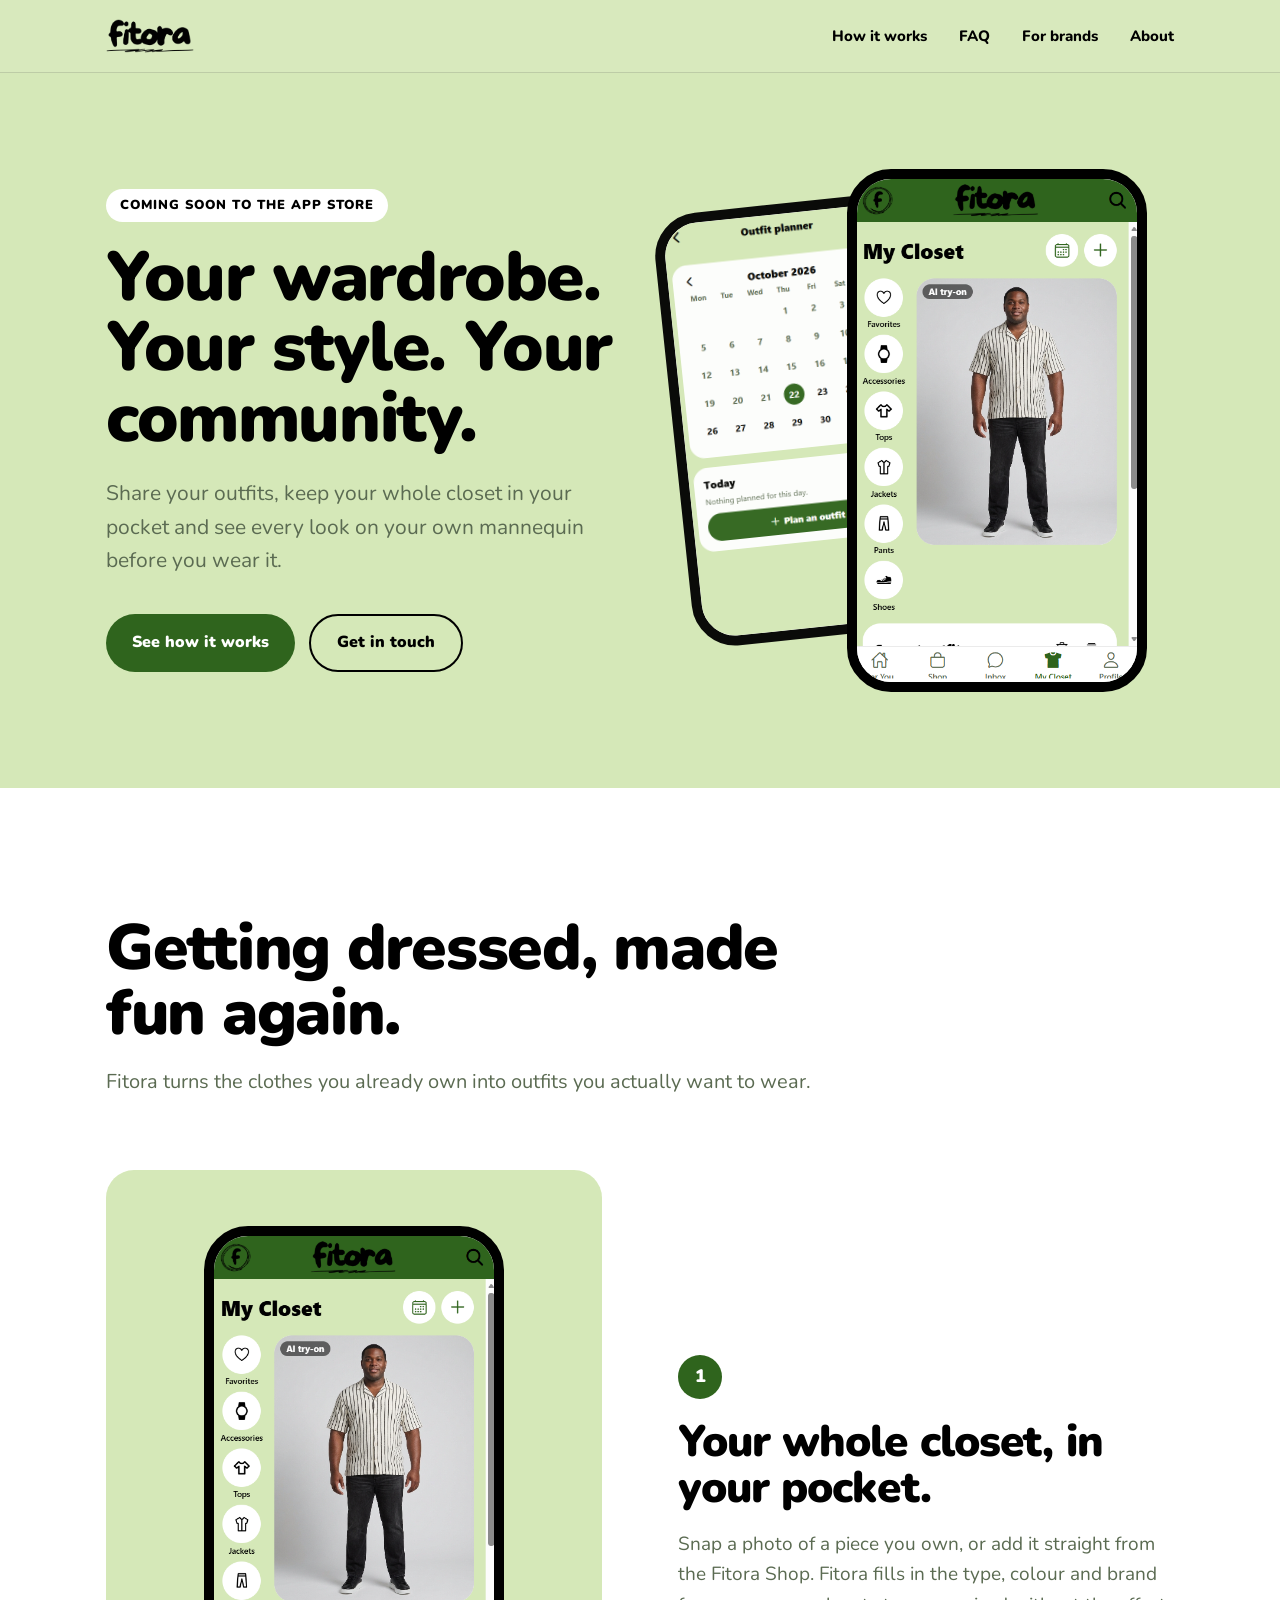
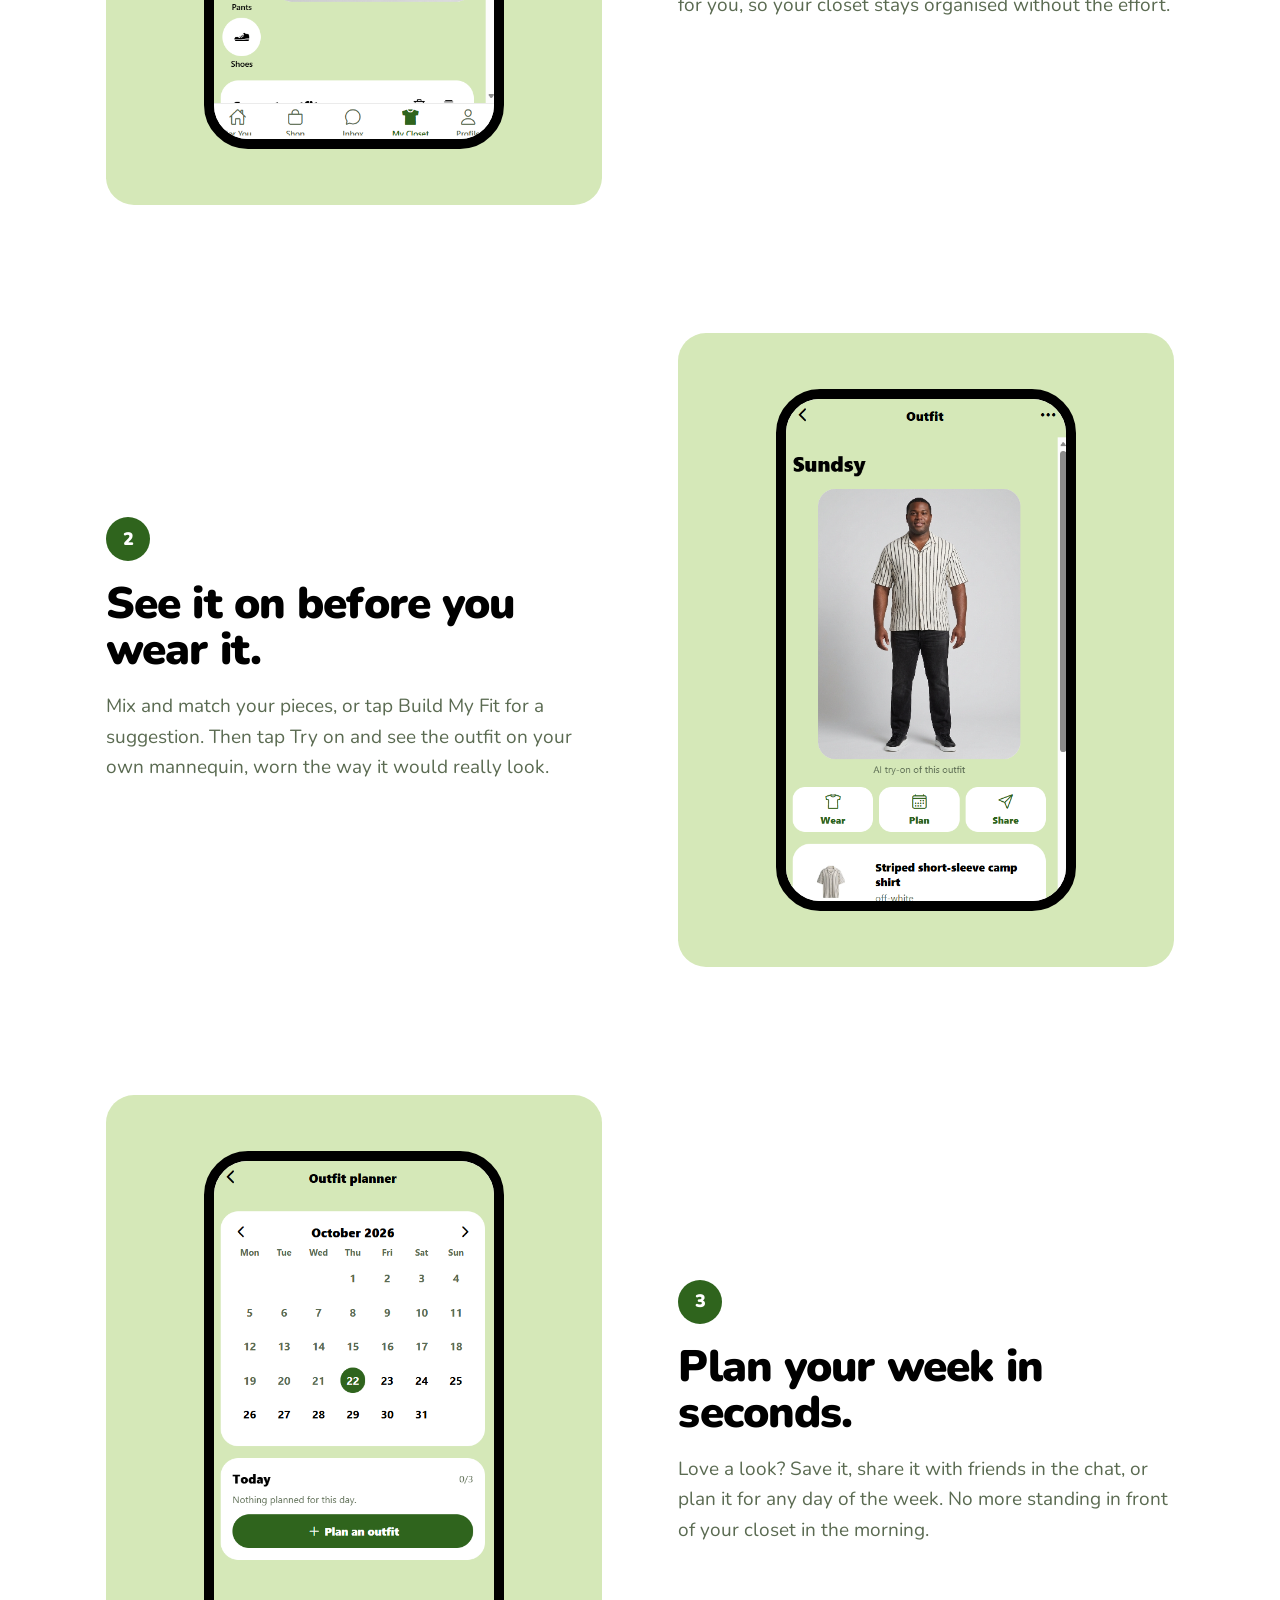
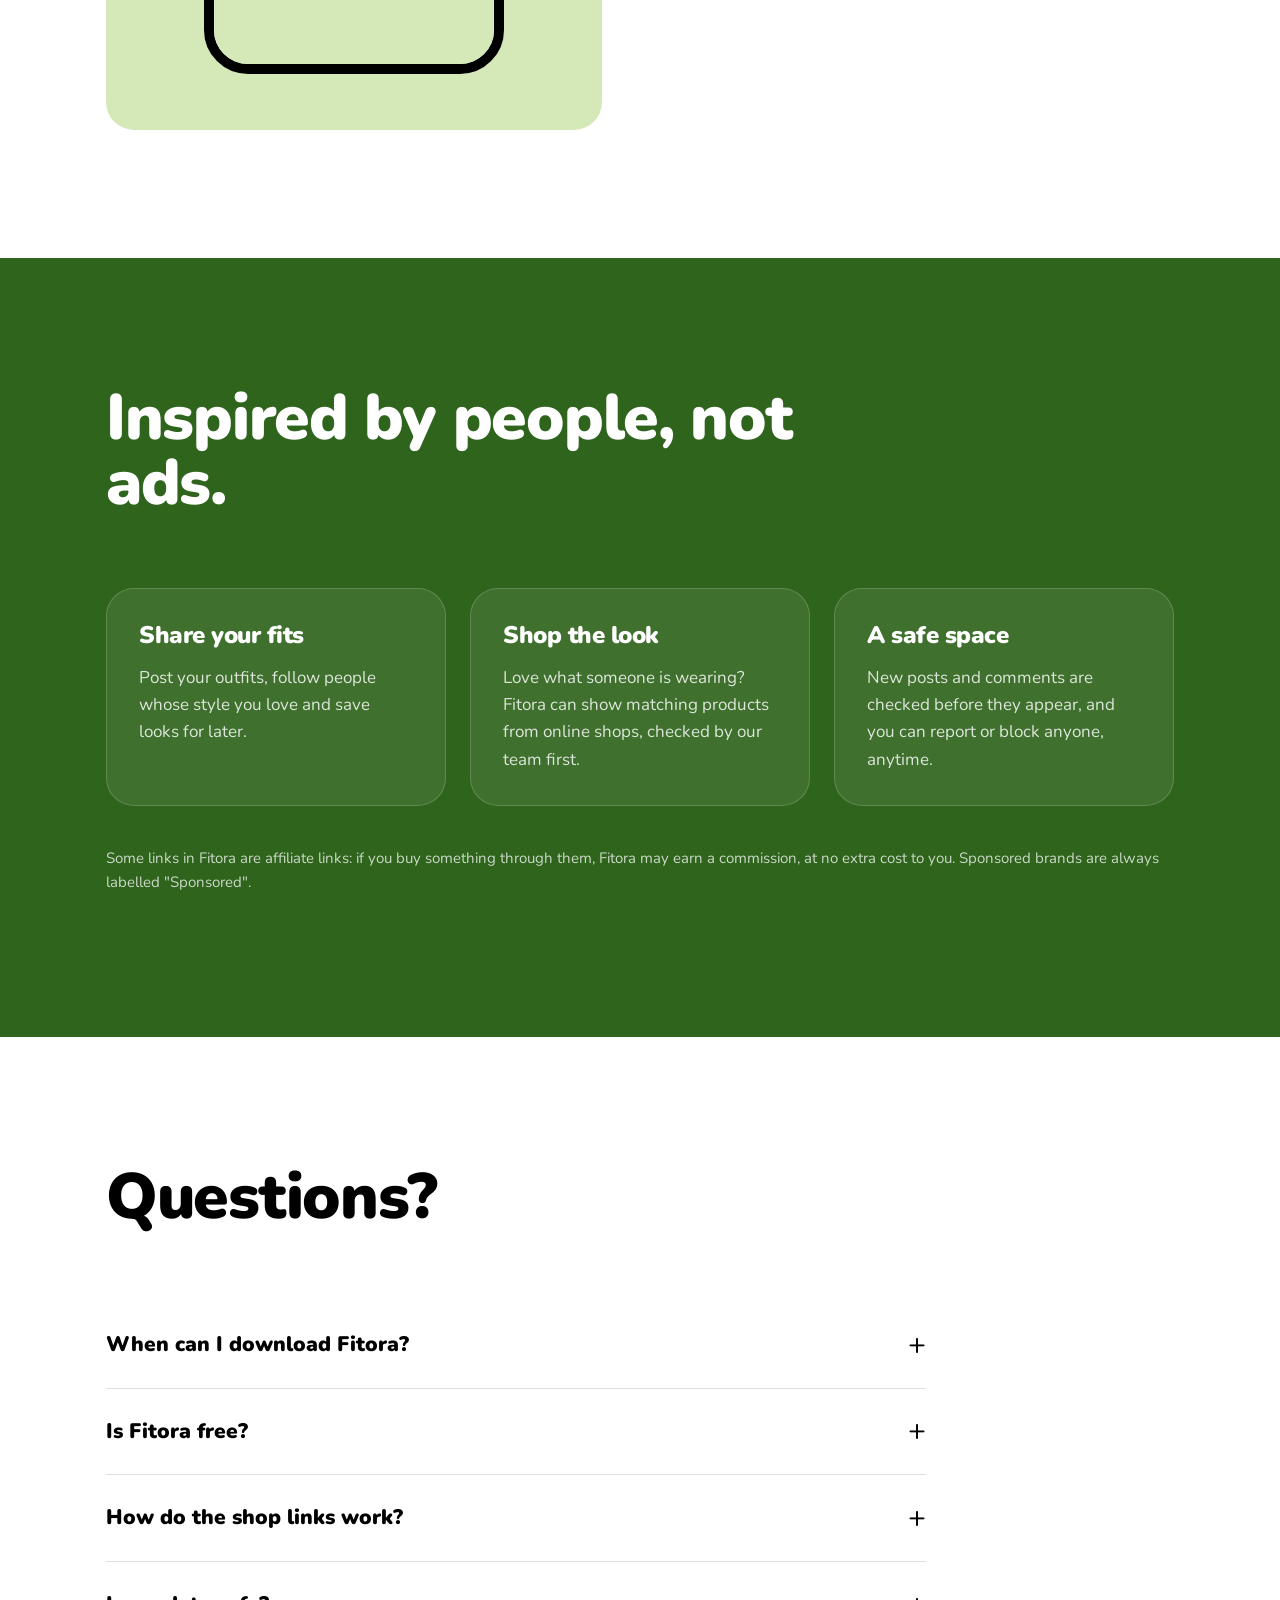
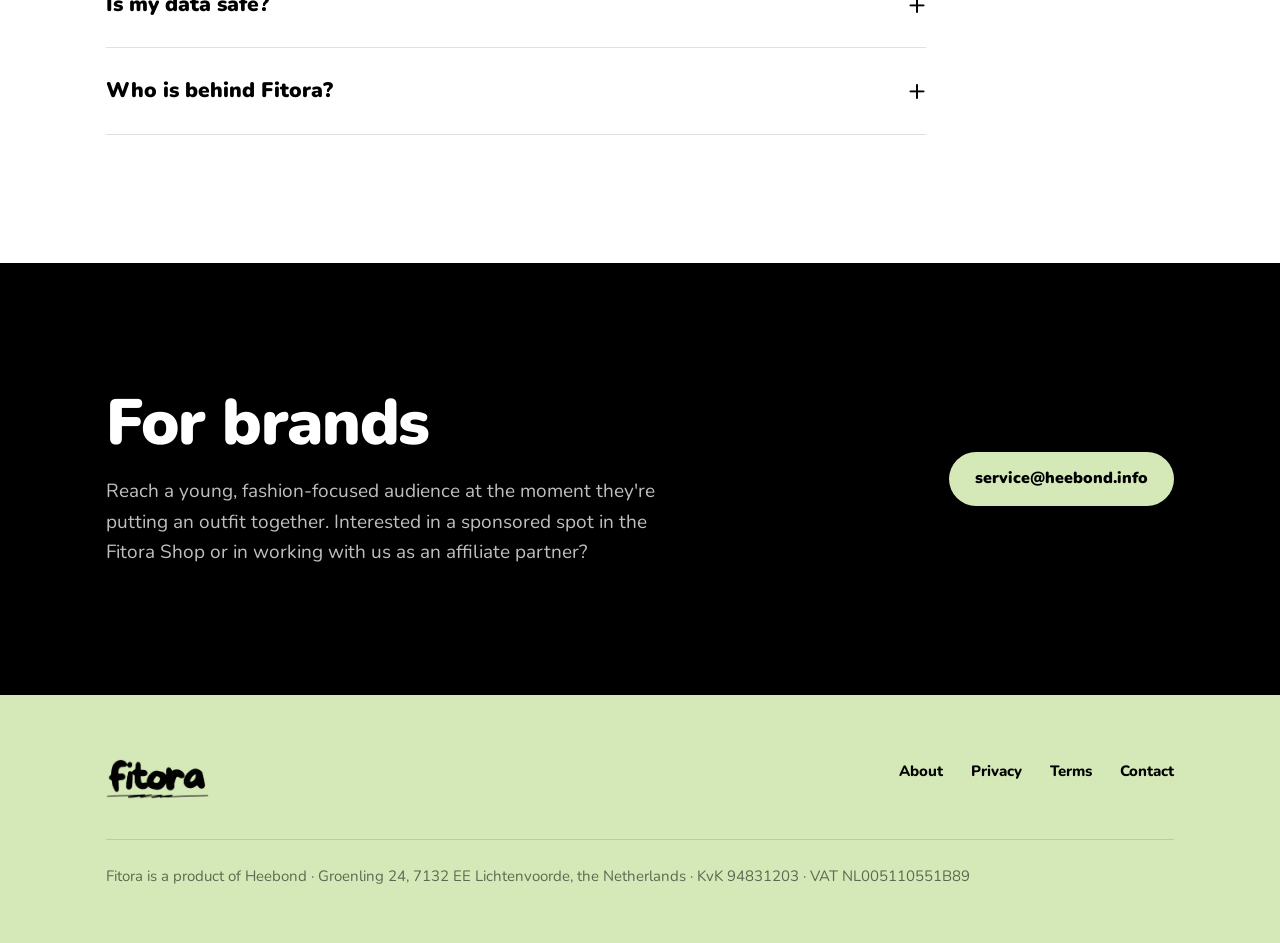
<file: index.html>
<!doctype html>
<html lang="en">
  <head>
    <meta charset="utf-8" />
    <meta name="viewport" content="width=device-width, initial-scale=1" />
    <title>Fitora – Your wardrobe, your style, your community</title>
    <meta
      name="description"
      content="Fitora is a fashion app to share your outfits, organise your closet, try outfits on your own AI mannequin and plan what you'll wear. Coming soon to the App Store."
    />
    <link rel="icon" href="assets/f-logo.png" />
    <link rel="preconnect" href="https://fonts.googleapis.com" />
    <link rel="preconnect" href="https://fonts.gstatic.com" crossorigin />
    <link
      href="https://fonts.googleapis.com/css2?family=Nunito:wght@400;600;800;900&display=swap"
      rel="stylesheet"
    />
    <link rel="stylesheet" href="style.css" />
  </head>
  <body>
    <nav class="nav">
      <div class="wrap">
        <a class="logo" href="index.html" aria-label="Fitora home">
          <img src="assets/wordmark.png" alt="Fitora" />
        </a>
        <ul>
          <li><a href="#how">How it works</a></li>
          <li><a href="#faq">FAQ</a></li>
          <li><a href="#brands">For brands</a></li>
          <li><a href="about.html">About</a></li>
        </ul>
      </div>
    </nav>

    <header class="hero">
      <div class="wrap">
        <div>
          <span class="eyebrow">Coming soon to the App Store</span>
          <h1>Your wardrobe. Your style. Your community.</h1>
          <p class="lead">
            Share your outfits, keep your whole closet in your pocket and see every look on your
            own mannequin before you wear it.
          </p>
          <div class="actions">
            <a class="pill" href="#how">See how it works</a>
            <a class="pill ghost" href="mailto:service@heebond.info">Get in touch</a>
          </div>
        </div>
        <div class="phones" aria-hidden="true">
          <div class="phone back"><img src="assets/screen-planner.png" alt="" /></div>
          <div class="phone front"><img src="assets/screen-closet.png" alt="" /></div>
        </div>
      </div>
    </header>

    <section id="how">
      <div class="wrap">
        <div class="section-head">
          <h2>Getting dressed, made fun again.</h2>
          <p>Fitora turns the clothes you already own into outfits you actually want to wear.</p>
        </div>

        <div class="feature">
          <div class="feature-media">
            <div class="phone"><img src="assets/screen-closet.png" alt="My Closet in the Fitora app" /></div>
          </div>
          <div class="feature-text">
            <span class="num">1</span>
            <h3>Your whole closet, in your pocket.</h3>
            <p>
              Snap a photo of a piece you own, or add it straight from the Fitora Shop. Fitora fills
              in the type, colour and brand for you, so your closet stays organised without the
              effort.
            </p>
          </div>
        </div>

        <div class="feature flip">
          <div class="feature-media">
            <div class="phone"><img src="assets/screen-outfit.png" alt="An outfit on the AI mannequin" /></div>
          </div>
          <div class="feature-text">
            <span class="num">2</span>
            <h3>See it on before you wear it.</h3>
            <p>
              Mix and match your pieces, or tap Build My Fit for a suggestion. Then tap Try on and
              see the outfit on your own mannequin, worn the way it would really look.
            </p>
          </div>
        </div>

        <div class="feature">
          <div class="feature-media">
            <div class="phone"><img src="assets/screen-planner.png" alt="The Fitora outfit planner" /></div>
          </div>
          <div class="feature-text">
            <span class="num">3</span>
            <h3>Plan your week in seconds.</h3>
            <p>
              Love a look? Save it, share it with friends in the chat, or plan it for any day of the
              week. No more standing in front of your closet in the morning.
            </p>
          </div>
        </div>
      </div>
    </section>

    <section class="band">
      <div class="wrap">
        <div class="section-head">
          <h2>Inspired by people, not ads.</h2>
        </div>
        <div class="grid">
          <div class="card">
            <h3>Share your fits</h3>
            <p>Post your outfits, follow people whose style you love and save looks for later.</p>
          </div>
          <div class="card">
            <h3>Shop the look</h3>
            <p>
              Love what someone is wearing? Fitora can show matching products from online shops,
              checked by our team first.
            </p>
          </div>
          <div class="card">
            <h3>A safe space</h3>
            <p>
              New posts and comments are checked before they appear, and you can report or block
              anyone, anytime.
            </p>
          </div>
        </div>
        <p class="note">
          Some links in Fitora are affiliate links: if you buy something through them, Fitora may
          earn a commission, at no extra cost to you. Sponsored brands are always labelled
          "Sponsored".
        </p>
      </div>
    </section>

    <section id="faq">
      <div class="wrap">
        <div class="section-head">
          <h2>Questions?</h2>
        </div>
        <div class="faq">
          <details>
            <summary>When can I download Fitora?</summary>
            <p>Fitora is in testing right now and is coming soon to the App Store for iPhone.</p>
          </details>
          <details>
            <summary>Is Fitora free?</summary>
            <p>
              Yes. Sharing outfits, chatting, your closet and planning outfits are free. Every month
              you also get free AI try-ons. Later you'll be able to buy extra try-ons in the app.
            </p>
          </details>
          <details>
            <summary>How do the shop links work?</summary>
            <p>
              Under some outfit posts Fitora shows matching products from online shops. These are
              affiliate links: if you buy something through them, Fitora may earn a commission, at
              no extra cost to you. Brands that pay for a place in the Fitora Shop are always
              labelled "Sponsored".
            </p>
          </details>
          <details>
            <summary>Is my data safe?</summary>
            <p>
              Your closet photos are private and only visible to you, unless you share an outfit
              yourself. You can delete your account and all your data at any time in the app. Read
              more in our <a href="privacy.html">Privacy Policy</a>.
            </p>
          </details>
          <details>
            <summary>Who is behind Fitora?</summary>
            <p>
              Fitora is made by Heebond, a small company from Lichtenvoorde, the Netherlands.
              <a href="about.html">More about us</a>.
            </p>
          </details>
        </div>
      </div>
    </section>

    <section class="brands" id="brands">
      <div class="wrap">
        <div>
          <h2>For brands</h2>
          <p>
            Reach a young, fashion-focused audience at the moment they're putting an outfit
            together. Interested in a sponsored spot in the Fitora Shop or in working with us as an
            affiliate partner?
          </p>
        </div>
        <a class="pill" href="mailto:service@heebond.info">service@heebond.info</a>
      </div>
    </section>

    <footer>
      <div class="wrap">
        <div class="top">
          <a class="logo" href="index.html" aria-label="Fitora home">
            <img src="assets/wordmark.png" alt="Fitora" />
          </a>
          <ul>
            <li><a href="about.html">About</a></li>
            <li><a href="privacy.html">Privacy</a></li>
            <li><a href="terms.html">Terms</a></li>
            <li><a href="mailto:service@heebond.info">Contact</a></li>
          </ul>
        </div>
        <p class="legal">
          Fitora is a product of Heebond · Groenling 24, 7132 EE Lichtenvoorde, the Netherlands ·
          KvK 94831203 · VAT NL005110551B89
        </p>
      </div>
    </footer>
  </body>
</html>
</file>
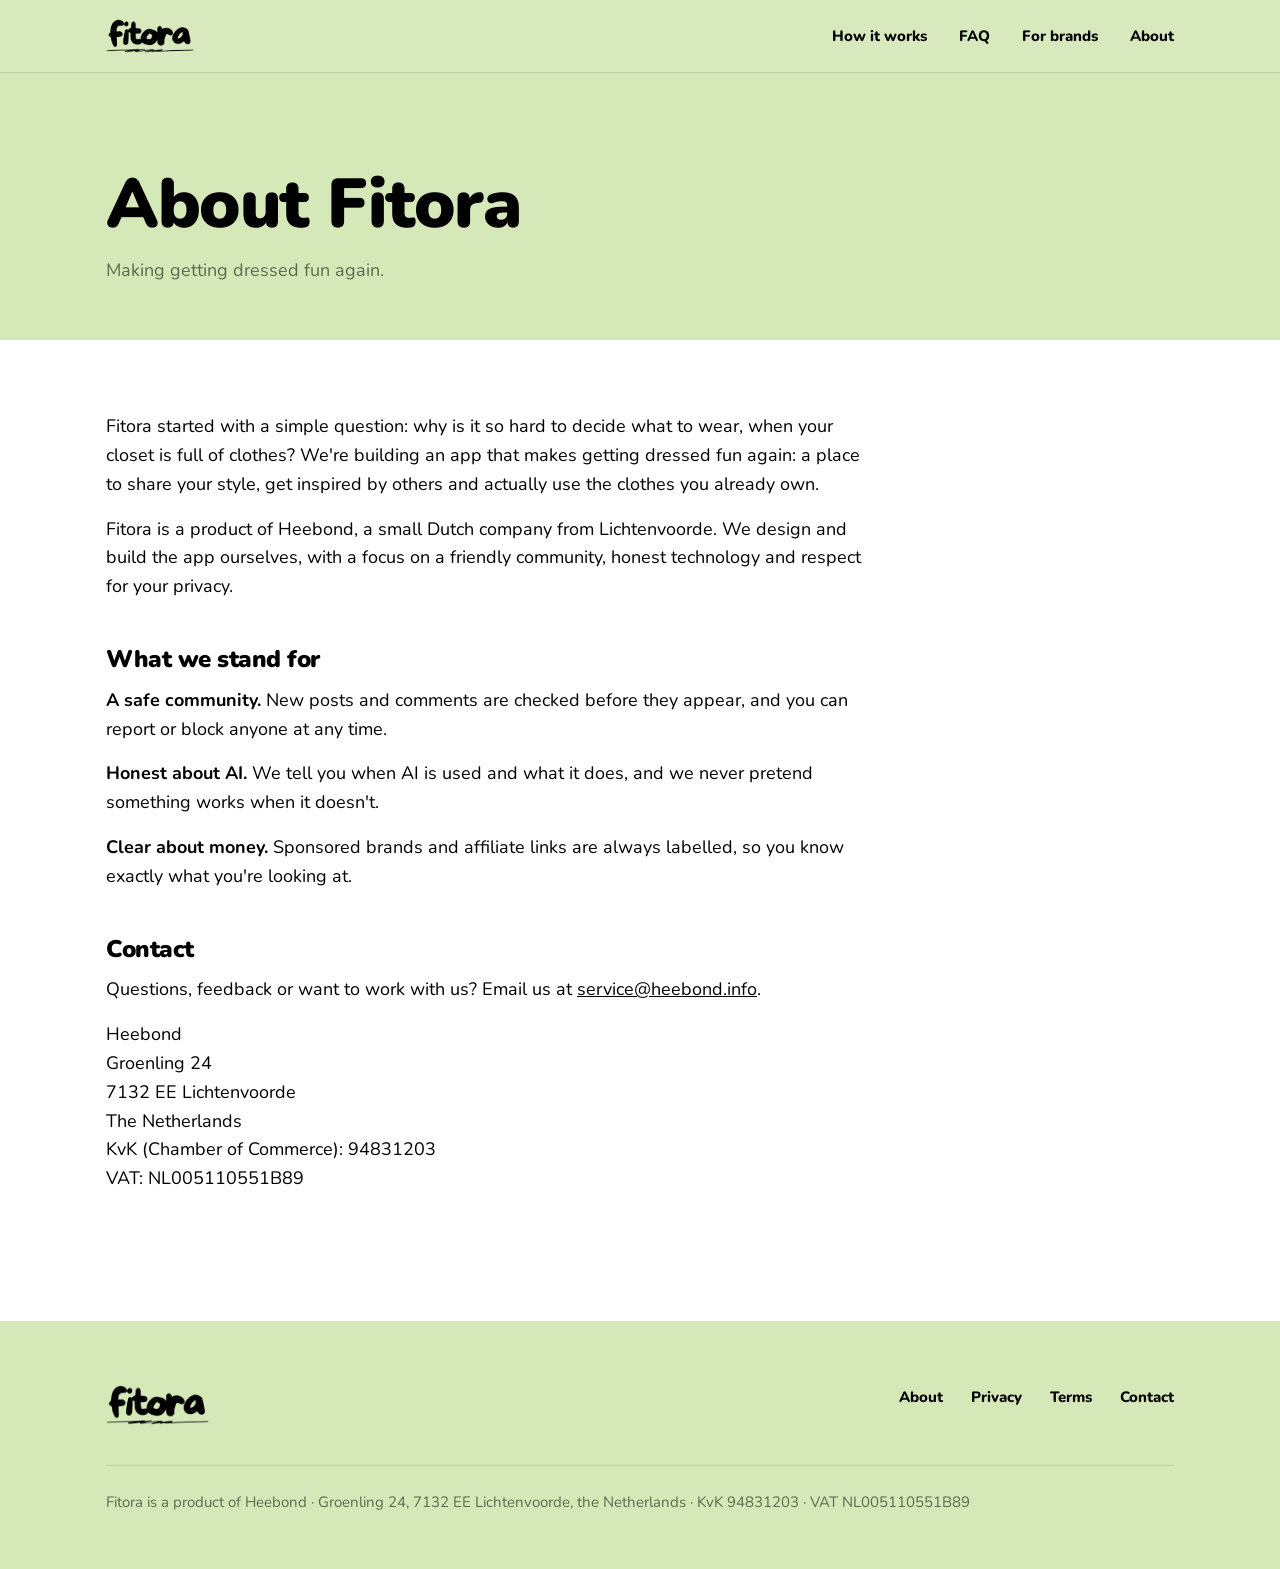
<file: about.html>
<!doctype html>
<html lang="en">
  <head>
    <meta charset="utf-8" />
    <meta name="viewport" content="width=device-width, initial-scale=1" />
    <title>About Fitora – Fitora</title>
    <meta name="description" content="About Fitora, a fashion app by Heebond from Lichtenvoorde, the Netherlands." />
    <link rel="icon" href="assets/f-logo.png" />
    <link rel="preconnect" href="https://fonts.googleapis.com" />
    <link rel="preconnect" href="https://fonts.gstatic.com" crossorigin />
    <link
      href="https://fonts.googleapis.com/css2?family=Nunito:wght@400;600;800;900&display=swap"
      rel="stylesheet"
    />
    <link rel="stylesheet" href="style.css" />
  </head>
  <body>
    <nav class="nav">
      <div class="wrap">
        <a class="logo" href="index.html" aria-label="Fitora home">
          <img src="assets/wordmark.png" alt="Fitora" />
        </a>
        <ul>
          <li><a href="index.html#how">How it works</a></li>
          <li><a href="index.html#faq">FAQ</a></li>
          <li><a href="index.html#brands">For brands</a></li>
          <li><a href="about.html">About</a></li>
        </ul>
      </div>
    </nav>

    <header class="page-head">
      <div class="wrap">
        <h1>About Fitora</h1>
        <p>Making getting dressed fun again.</p>
      </div>
    </header>

    <main class="wrap">
      <article class="prose">
        <p>Fitora started with a simple question: why is it so hard to decide what to wear, when your closet is full of clothes? We're building an app that makes getting dressed fun again: a place to share your style, get inspired by others and actually use the clothes you already own.</p>
        <p>Fitora is a product of Heebond, a small Dutch company from Lichtenvoorde. We design and build the app ourselves, with a focus on a friendly community, honest technology and respect for your privacy.</p>
        <h3>What we stand for</h3>
        <p><b>A safe community.</b> New posts and comments are checked before they appear, and you can report or block anyone at any time.</p>
        <p><b>Honest about AI.</b> We tell you when AI is used and what it does, and we never pretend something works when it doesn't.</p>
        <p><b>Clear about money.</b> Sponsored brands and affiliate links are always labelled, so you know exactly what you're looking at.</p>
        <h3>Contact</h3>
        <p>Questions, feedback or want to work with us? Email us at <a href="mailto:service@heebond.info">service@heebond.info</a>.</p>
        <p>Heebond<br>Groenling 24<br>7132 EE Lichtenvoorde<br>The Netherlands<br>KvK (Chamber of Commerce): 94831203<br>VAT: NL005110551B89</p>
      </article>
    </main>

    <footer>
      <div class="wrap">
        <div class="top">
          <a class="logo" href="index.html" aria-label="Fitora home">
            <img src="assets/wordmark.png" alt="Fitora" />
          </a>
          <ul>
            <li><a href="about.html">About</a></li>
            <li><a href="privacy.html">Privacy</a></li>
            <li><a href="terms.html">Terms</a></li>
            <li><a href="mailto:service@heebond.info">Contact</a></li>
          </ul>
        </div>
        <p class="legal">
          Fitora is a product of Heebond · Groenling 24, 7132 EE Lichtenvoorde, the Netherlands ·
          KvK 94831203 · VAT NL005110551B89
        </p>
      </div>
    </footer>
  </body>
</html>
</file>
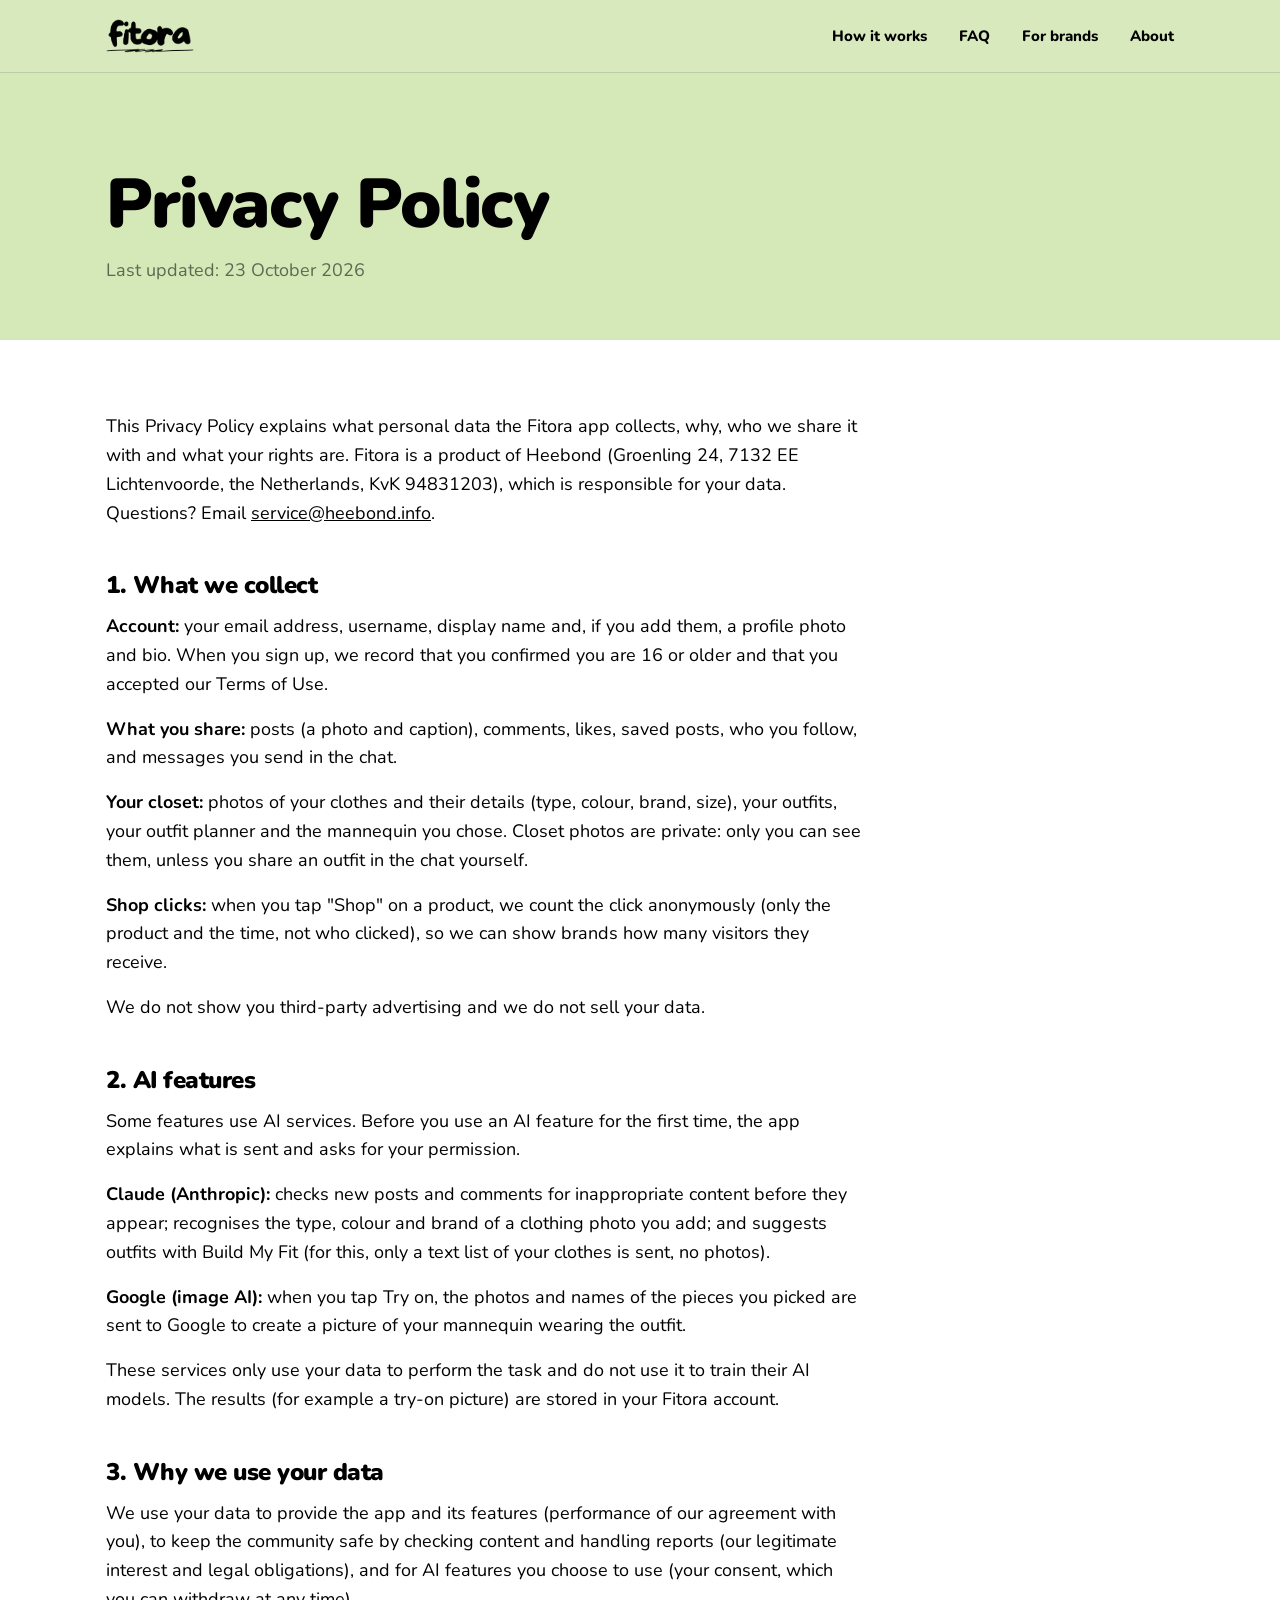
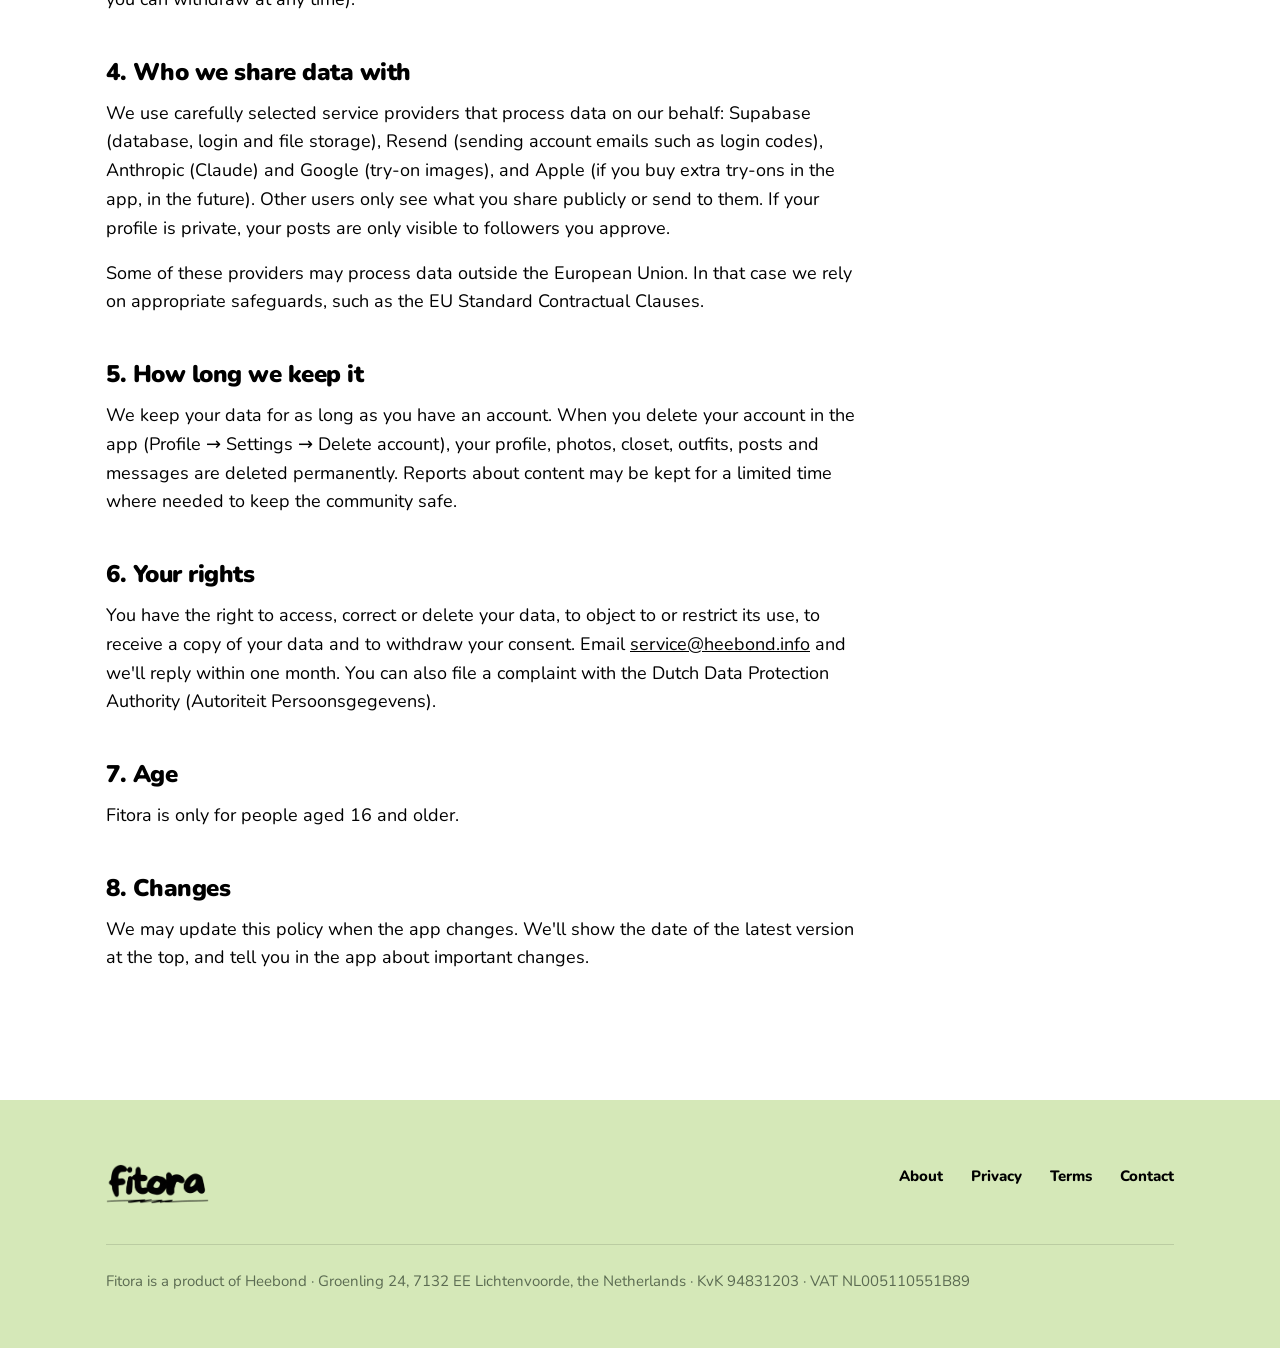
<file: privacy.html>
<!doctype html>
<html lang="en">
  <head>
    <meta charset="utf-8" />
    <meta name="viewport" content="width=device-width, initial-scale=1" />
    <title>Privacy Policy – Fitora</title>
    <meta name="description" content="How the Fitora app handles your personal data." />
    <link rel="icon" href="assets/f-logo.png" />
    <link rel="preconnect" href="https://fonts.googleapis.com" />
    <link rel="preconnect" href="https://fonts.gstatic.com" crossorigin />
    <link
      href="https://fonts.googleapis.com/css2?family=Nunito:wght@400;600;800;900&display=swap"
      rel="stylesheet"
    />
    <link rel="stylesheet" href="style.css" />
  </head>
  <body>
    <nav class="nav">
      <div class="wrap">
        <a class="logo" href="index.html" aria-label="Fitora home">
          <img src="assets/wordmark.png" alt="Fitora" />
        </a>
        <ul>
          <li><a href="index.html#how">How it works</a></li>
          <li><a href="index.html#faq">FAQ</a></li>
          <li><a href="index.html#brands">For brands</a></li>
          <li><a href="about.html">About</a></li>
        </ul>
      </div>
    </nav>

    <header class="page-head">
      <div class="wrap">
        <h1>Privacy Policy</h1>
        <p>Last updated: 23 October 2026</p>
      </div>
    </header>

    <main class="wrap">
      <article class="prose">
        <p>This Privacy Policy explains what personal data the Fitora app collects, why, who we share it with and what your rights are. Fitora is a product of Heebond (Groenling 24, 7132 EE Lichtenvoorde, the Netherlands, KvK 94831203), which is responsible for your data. Questions? Email <a href="mailto:service@heebond.info">service@heebond.info</a>.</p>

        <h3>1. What we collect</h3>
        <p><b>Account:</b> your email address, username, display name and, if you add them, a profile photo and bio. When you sign up, we record that you confirmed you are 16 or older and that you accepted our Terms of Use.</p>
        <p><b>What you share:</b> posts (a photo and caption), comments, likes, saved posts, who you follow, and messages you send in the chat.</p>
        <p><b>Your closet:</b> photos of your clothes and their details (type, colour, brand, size), your outfits, your outfit planner and the mannequin you chose. Closet photos are private: only you can see them, unless you share an outfit in the chat yourself.</p>
        <p><b>Shop clicks:</b> when you tap "Shop" on a product, we count the click anonymously (only the product and the time, not who clicked), so we can show brands how many visitors they receive.</p>
        <p>We do not show you third-party advertising and we do not sell your data.</p>

        <h3>2. AI features</h3>
        <p>Some features use AI services. Before you use an AI feature for the first time, the app explains what is sent and asks for your permission.</p>
        <p><b>Claude (Anthropic):</b> checks new posts and comments for inappropriate content before they appear; recognises the type, colour and brand of a clothing photo you add; and suggests outfits with Build My Fit (for this, only a text list of your clothes is sent, no photos).</p>
        <p><b>Google (image AI):</b> when you tap Try on, the photos and names of the pieces you picked are sent to Google to create a picture of your mannequin wearing the outfit.</p>
        <p>These services only use your data to perform the task and do not use it to train their AI models. The results (for example a try-on picture) are stored in your Fitora account.</p>

        <h3>3. Why we use your data</h3>
        <p>We use your data to provide the app and its features (performance of our agreement with you), to keep the community safe by checking content and handling reports (our legitimate interest and legal obligations), and for AI features you choose to use (your consent, which you can withdraw at any time).</p>

        <h3>4. Who we share data with</h3>
        <p>We use carefully selected service providers that process data on our behalf: Supabase (database, login and file storage), Resend (sending account emails such as login codes), Anthropic (Claude) and Google (try-on images), and Apple (if you buy extra try-ons in the app, in the future). Other users only see what you share publicly or send to them. If your profile is private, your posts are only visible to followers you approve.</p>
        <p>Some of these providers may process data outside the European Union. In that case we rely on appropriate safeguards, such as the EU Standard Contractual Clauses.</p>

        <h3>5. How long we keep it</h3>
        <p>We keep your data for as long as you have an account. When you delete your account in the app (Profile &rarr; Settings &rarr; Delete account), your profile, photos, closet, outfits, posts and messages are deleted permanently. Reports about content may be kept for a limited time where needed to keep the community safe.</p>

        <h3>6. Your rights</h3>
        <p>You have the right to access, correct or delete your data, to object to or restrict its use, to receive a copy of your data and to withdraw your consent. Email <a href="mailto:service@heebond.info">service@heebond.info</a> and we'll reply within one month. You can also file a complaint with the Dutch Data Protection Authority (Autoriteit Persoonsgegevens).</p>

        <h3>7. Age</h3>
        <p>Fitora is only for people aged 16 and older.</p>

        <h3>8. Changes</h3>
        <p>We may update this policy when the app changes. We'll show the date of the latest version at the top, and tell you in the app about important changes.</p>
      </article>
    </main>

    <footer>
      <div class="wrap">
        <div class="top">
          <a class="logo" href="index.html" aria-label="Fitora home">
            <img src="assets/wordmark.png" alt="Fitora" />
          </a>
          <ul>
            <li><a href="about.html">About</a></li>
            <li><a href="privacy.html">Privacy</a></li>
            <li><a href="terms.html">Terms</a></li>
            <li><a href="mailto:service@heebond.info">Contact</a></li>
          </ul>
        </div>
        <p class="legal">
          Fitora is a product of Heebond · Groenling 24, 7132 EE Lichtenvoorde, the Netherlands ·
          KvK 94831203 · VAT NL005110551B89
        </p>
      </div>
    </footer>
  </body>
</html>
</file>
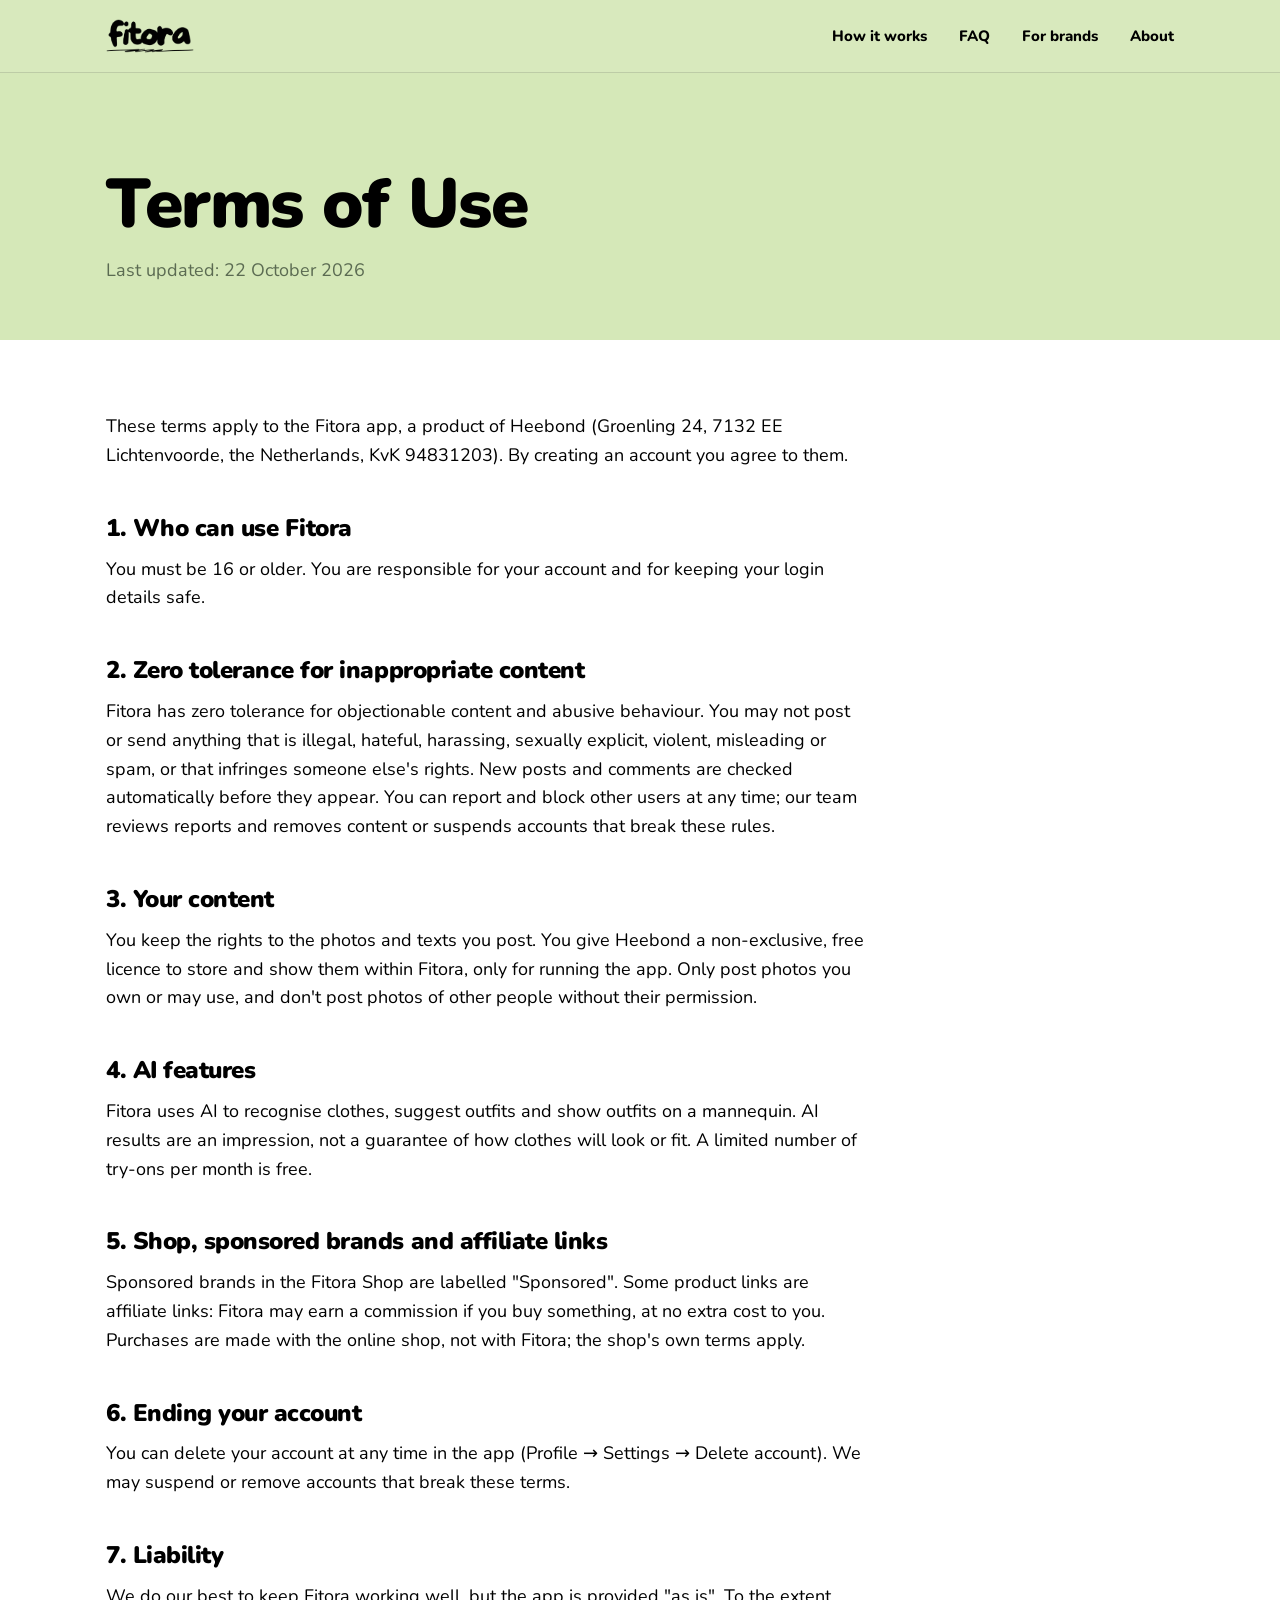
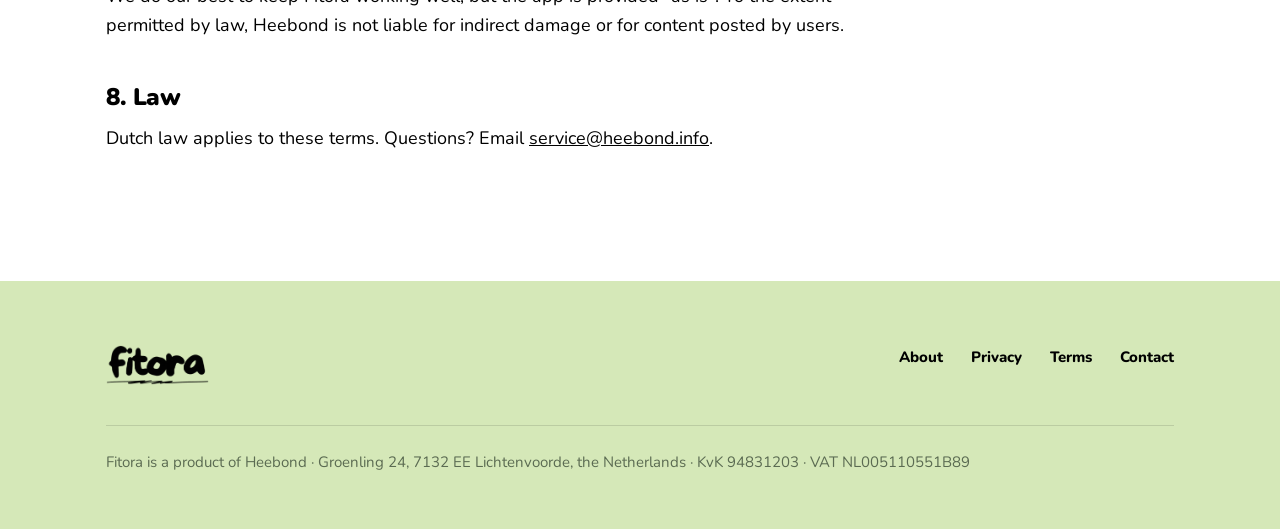
<file: terms.html>
<!doctype html>
<html lang="en">
  <head>
    <meta charset="utf-8" />
    <meta name="viewport" content="width=device-width, initial-scale=1" />
    <title>Terms of Use – Fitora</title>
    <meta name="description" content="The terms of use of the Fitora app." />
    <link rel="icon" href="assets/f-logo.png" />
    <link rel="preconnect" href="https://fonts.googleapis.com" />
    <link rel="preconnect" href="https://fonts.gstatic.com" crossorigin />
    <link
      href="https://fonts.googleapis.com/css2?family=Nunito:wght@400;600;800;900&display=swap"
      rel="stylesheet"
    />
    <link rel="stylesheet" href="style.css" />
  </head>
  <body>
    <nav class="nav">
      <div class="wrap">
        <a class="logo" href="index.html" aria-label="Fitora home">
          <img src="assets/wordmark.png" alt="Fitora" />
        </a>
        <ul>
          <li><a href="index.html#how">How it works</a></li>
          <li><a href="index.html#faq">FAQ</a></li>
          <li><a href="index.html#brands">For brands</a></li>
          <li><a href="about.html">About</a></li>
        </ul>
      </div>
    </nav>

    <header class="page-head">
      <div class="wrap">
        <h1>Terms of Use</h1>
        <p>Last updated: 22 October 2026</p>
      </div>
    </header>

    <main class="wrap">
      <article class="prose">
        <p>These terms apply to the Fitora app, a product of Heebond (Groenling 24, 7132 EE Lichtenvoorde, the Netherlands, KvK 94831203). By creating an account you agree to them.</p>

        <h3>1. Who can use Fitora</h3>
        <p>You must be 16 or older. You are responsible for your account and for keeping your login details safe.</p>

        <h3>2. Zero tolerance for inappropriate content</h3>
        <p>Fitora has zero tolerance for objectionable content and abusive behaviour. You may not post or send anything that is illegal, hateful, harassing, sexually explicit, violent, misleading or spam, or that infringes someone else's rights. New posts and comments are checked automatically before they appear. You can report and block other users at any time; our team reviews reports and removes content or suspends accounts that break these rules.</p>

        <h3>3. Your content</h3>
        <p>You keep the rights to the photos and texts you post. You give Heebond a non-exclusive, free licence to store and show them within Fitora, only for running the app. Only post photos you own or may use, and don't post photos of other people without their permission.</p>

        <h3>4. AI features</h3>
        <p>Fitora uses AI to recognise clothes, suggest outfits and show outfits on a mannequin. AI results are an impression, not a guarantee of how clothes will look or fit. A limited number of try-ons per month is free.</p>

        <h3>5. Shop, sponsored brands and affiliate links</h3>
        <p>Sponsored brands in the Fitora Shop are labelled "Sponsored". Some product links are affiliate links: Fitora may earn a commission if you buy something, at no extra cost to you. Purchases are made with the online shop, not with Fitora; the shop's own terms apply.</p>

        <h3>6. Ending your account</h3>
        <p>You can delete your account at any time in the app (Profile &rarr; Settings &rarr; Delete account). We may suspend or remove accounts that break these terms.</p>

        <h3>7. Liability</h3>
        <p>We do our best to keep Fitora working well, but the app is provided "as is". To the extent permitted by law, Heebond is not liable for indirect damage or for content posted by users.</p>

        <h3>8. Law</h3>
        <p>Dutch law applies to these terms. Questions? Email <a href="mailto:service@heebond.info">service@heebond.info</a>.</p>
      </article>
    </main>

    <footer>
      <div class="wrap">
        <div class="top">
          <a class="logo" href="index.html" aria-label="Fitora home">
            <img src="assets/wordmark.png" alt="Fitora" />
          </a>
          <ul>
            <li><a href="about.html">About</a></li>
            <li><a href="privacy.html">Privacy</a></li>
            <li><a href="terms.html">Terms</a></li>
            <li><a href="mailto:service@heebond.info">Contact</a></li>
          </ul>
        </div>
        <p class="legal">
          Fitora is a product of Heebond · Groenling 24, 7132 EE Lichtenvoorde, the Netherlands ·
          KvK 94831203 · VAT NL005110551B89
        </p>
      </div>
    </footer>
  </body>
</html>
</file>
<file: style.css>
/* Fitora website: house style (dark green, light green, black, white). */
:root {
  --green: #2f641d;
  --light: #d5e8b8;
  --black: #000000;
  --white: #ffffff;
  --muted: #5b6b52; /* same as textMuted in the app */
  --line: rgba(0, 0, 0, 0.12);
  --radius: 28px;
  --max: 1180px;
  --pad: clamp(20px, 5vw, 56px);
  --font: 'Nunito', system-ui, -apple-system, 'Segoe UI', sans-serif;
}

* {
  box-sizing: border-box;
}

html {
  scroll-behavior: smooth;
}

body {
  margin: 0;
  font-family: var(--font);
  font-size: 18px;
  line-height: 1.6;
  color: var(--black);
  background: var(--white);
  -webkit-font-smoothing: antialiased;
}

img {
  max-width: 100%;
  display: block;
}

a {
  color: inherit;
}

.wrap {
  max-width: var(--max);
  margin: 0 auto;
  padding: 0 var(--pad);
}

/* ---------- Navigation ---------- */
.nav {
  position: sticky;
  top: 0;
  z-index: 10;
  background: rgba(213, 232, 184, 0.92);
  backdrop-filter: saturate(1.4) blur(10px);
  border-bottom: 1px solid var(--line);
}

.nav .wrap {
  display: flex;
  align-items: center;
  justify-content: space-between;
  height: 72px;
}

.nav .logo img {
  height: 34px;
  width: auto;
}

.nav ul {
  display: flex;
  gap: 32px;
  margin: 0;
  padding: 0;
  list-style: none;
  font-size: 15px;
  font-weight: 800;
}

.nav a {
  text-decoration: none;
}

.nav a:hover {
  color: var(--green);
}

.pill {
  display: inline-flex;
  align-items: center;
  gap: 10px;
  padding: 14px 26px;
  border-radius: 999px;
  background: var(--green);
  color: var(--white);
  font-weight: 900;
  font-size: 16px;
  text-decoration: none;
  white-space: nowrap;
}

.pill.ghost {
  background: transparent;
  color: var(--black);
  border: 2px solid var(--black);
}

/* ---------- Hero ---------- */
.hero {
  background: var(--light);
  overflow: hidden;
}

.hero .wrap {
  display: grid;
  grid-template-columns: 1.1fr 0.9fr;
  align-items: center;
  gap: 40px;
  padding-top: clamp(48px, 8vw, 96px);
  padding-bottom: clamp(48px, 8vw, 96px);
}

.eyebrow {
  display: inline-block;
  margin-bottom: 20px;
  padding: 6px 14px;
  border-radius: 999px;
  background: var(--white);
  font-size: 13px;
  font-weight: 900;
  letter-spacing: 0.08em;
  text-transform: uppercase;
}

h1,
h2,
h3 {
  margin: 0;
  font-weight: 900;
  line-height: 1.02;
  letter-spacing: -0.02em;
}

h1 {
  font-size: clamp(44px, 5.4vw, 76px);
}

h2 {
  font-size: clamp(36px, 5vw, 64px);
}

h3 {
  font-size: 24px;
  line-height: 1.2;
}

.lead {
  max-width: 520px;
  margin: 24px 0 36px;
  font-size: clamp(18px, 2vw, 21px);
  color: var(--muted);
}

.actions {
  display: flex;
  flex-wrap: wrap;
  gap: 14px;
}

/* ---------- Phones ---------- */
.phone {
  width: 100%;
  max-width: 300px;
  aspect-ratio: 488 / 850;
  border-radius: 44px;
  border: 10px solid var(--black);
  overflow: hidden;
  background: var(--white);
}

.phone img {
  width: 100%;
  height: 100%;
  object-fit: cover;
  object-position: top;
}

.hero .phones {
  position: relative;
  display: flex;
  justify-content: center;
}

.hero .phones .back {
  position: absolute;
  max-width: 250px;
  transform: translate(-58%, 34px) rotate(-6deg);
  opacity: 0.95;
}

.hero .phones .front {
  position: relative;
  transform: translateX(18%);
}

/* ---------- Sections ---------- */
section {
  padding: clamp(72px, 10vw, 128px) 0;
}

.section-head {
  max-width: 720px;
  margin-bottom: clamp(40px, 6vw, 72px);
}

.section-head p {
  margin: 20px 0 0;
  color: var(--muted);
  font-size: 20px;
}

.feature {
  display: grid;
  grid-template-columns: 1fr 1fr;
  align-items: center;
  gap: clamp(32px, 6vw, 96px);
}

.feature + .feature {
  margin-top: clamp(72px, 10vw, 128px);
}

.feature.flip .feature-media {
  order: 2;
}

.feature-media {
  display: flex;
  justify-content: center;
  padding: clamp(32px, 5vw, 56px);
  border-radius: var(--radius);
  background: var(--light);
}

.feature-text .num {
  display: inline-flex;
  align-items: center;
  justify-content: center;
  width: 44px;
  height: 44px;
  margin-bottom: 20px;
  border-radius: 50%;
  background: var(--green);
  color: var(--white);
  font-weight: 900;
}

.feature-text h3 {
  font-size: clamp(30px, 3.6vw, 44px);
  line-height: 1.05;
}

.feature-text p {
  margin: 18px 0 0;
  color: var(--muted);
  font-size: 19px;
}

/* ---------- Green band ---------- */
.band {
  background: var(--green);
  color: var(--white);
}

.band .grid {
  display: grid;
  grid-template-columns: repeat(3, 1fr);
  gap: 24px;
}

.card {
  padding: 32px;
  border-radius: var(--radius);
  background: rgba(255, 255, 255, 0.08);
  border: 1px solid rgba(255, 255, 255, 0.18);
}

.card p {
  margin: 14px 0 0;
  color: rgba(255, 255, 255, 0.82);
  font-size: 17px;
}

.band .note {
  margin-top: 40px;
  font-size: 15px;
  color: rgba(255, 255, 255, 0.75);
}

/* ---------- FAQ ---------- */
.faq {
  max-width: 820px;
}

.faq details {
  border-bottom: 1px solid var(--line);
}

.faq summary {
  display: flex;
  justify-content: space-between;
  align-items: center;
  gap: 24px;
  padding: 26px 0;
  font-size: 21px;
  font-weight: 900;
  cursor: pointer;
  list-style: none;
}

.faq summary::-webkit-details-marker {
  display: none;
}

.faq summary::after {
  content: '+';
  font-size: 30px;
  font-weight: 400;
  line-height: 1;
}

.faq details[open] summary::after {
  content: '\2013';
}

.faq details p {
  margin: 0 0 26px;
  color: var(--muted);
}

/* ---------- Brands ---------- */
.brands {
  background: var(--black);
  color: var(--white);
}

.brands .wrap {
  display: flex;
  align-items: center;
  justify-content: space-between;
  gap: 40px;
}

.brands p {
  max-width: 560px;
  margin: 20px 0 0;
  color: rgba(255, 255, 255, 0.75);
  font-size: 19px;
}

.brands .pill {
  background: var(--light);
  color: var(--black);
}

/* ---------- Footer ---------- */
footer {
  padding: 64px 0 40px;
  background: var(--light);
  font-size: 15px;
}

footer .top {
  display: flex;
  justify-content: space-between;
  gap: 40px;
  flex-wrap: wrap;
}

footer .logo img {
  height: 40px;
  width: auto;
}

footer ul {
  display: flex;
  gap: 28px;
  margin: 0;
  padding: 0;
  list-style: none;
  font-weight: 800;
}

footer a {
  text-decoration: none;
}

footer .legal {
  margin-top: 40px;
  padding-top: 24px;
  border-top: 1px solid var(--line);
  color: var(--muted);
}

/* ---------- Text pages (About, Privacy, Terms) ---------- */
.page-head {
  padding: clamp(56px, 8vw, 96px) 0 clamp(32px, 5vw, 56px);
  background: var(--light);
}

.page-head p {
  margin: 16px 0 0;
  color: var(--muted);
}

.prose {
  max-width: 760px;
  padding-top: clamp(48px, 6vw, 72px);
  padding-bottom: clamp(72px, 10vw, 112px);
}

.prose h3 {
  margin: 44px 0 12px;
}

.prose p {
  margin: 0 0 16px;
  color: var(--black);
}

/* ---------- Phones and small screens ---------- */
@media (max-width: 860px) {
  .nav ul {
    display: none;
  }

  .hero .wrap,
  .feature,
  .band .grid {
    grid-template-columns: 1fr;
  }

  .hero .phones .back {
    display: none;
  }

  .hero .phones .front {
    transform: none;
  }

  .feature.flip .feature-media {
    order: 0;
  }

  .brands .wrap {
    flex-direction: column;
    align-items: flex-start;
  }
}
</file>
